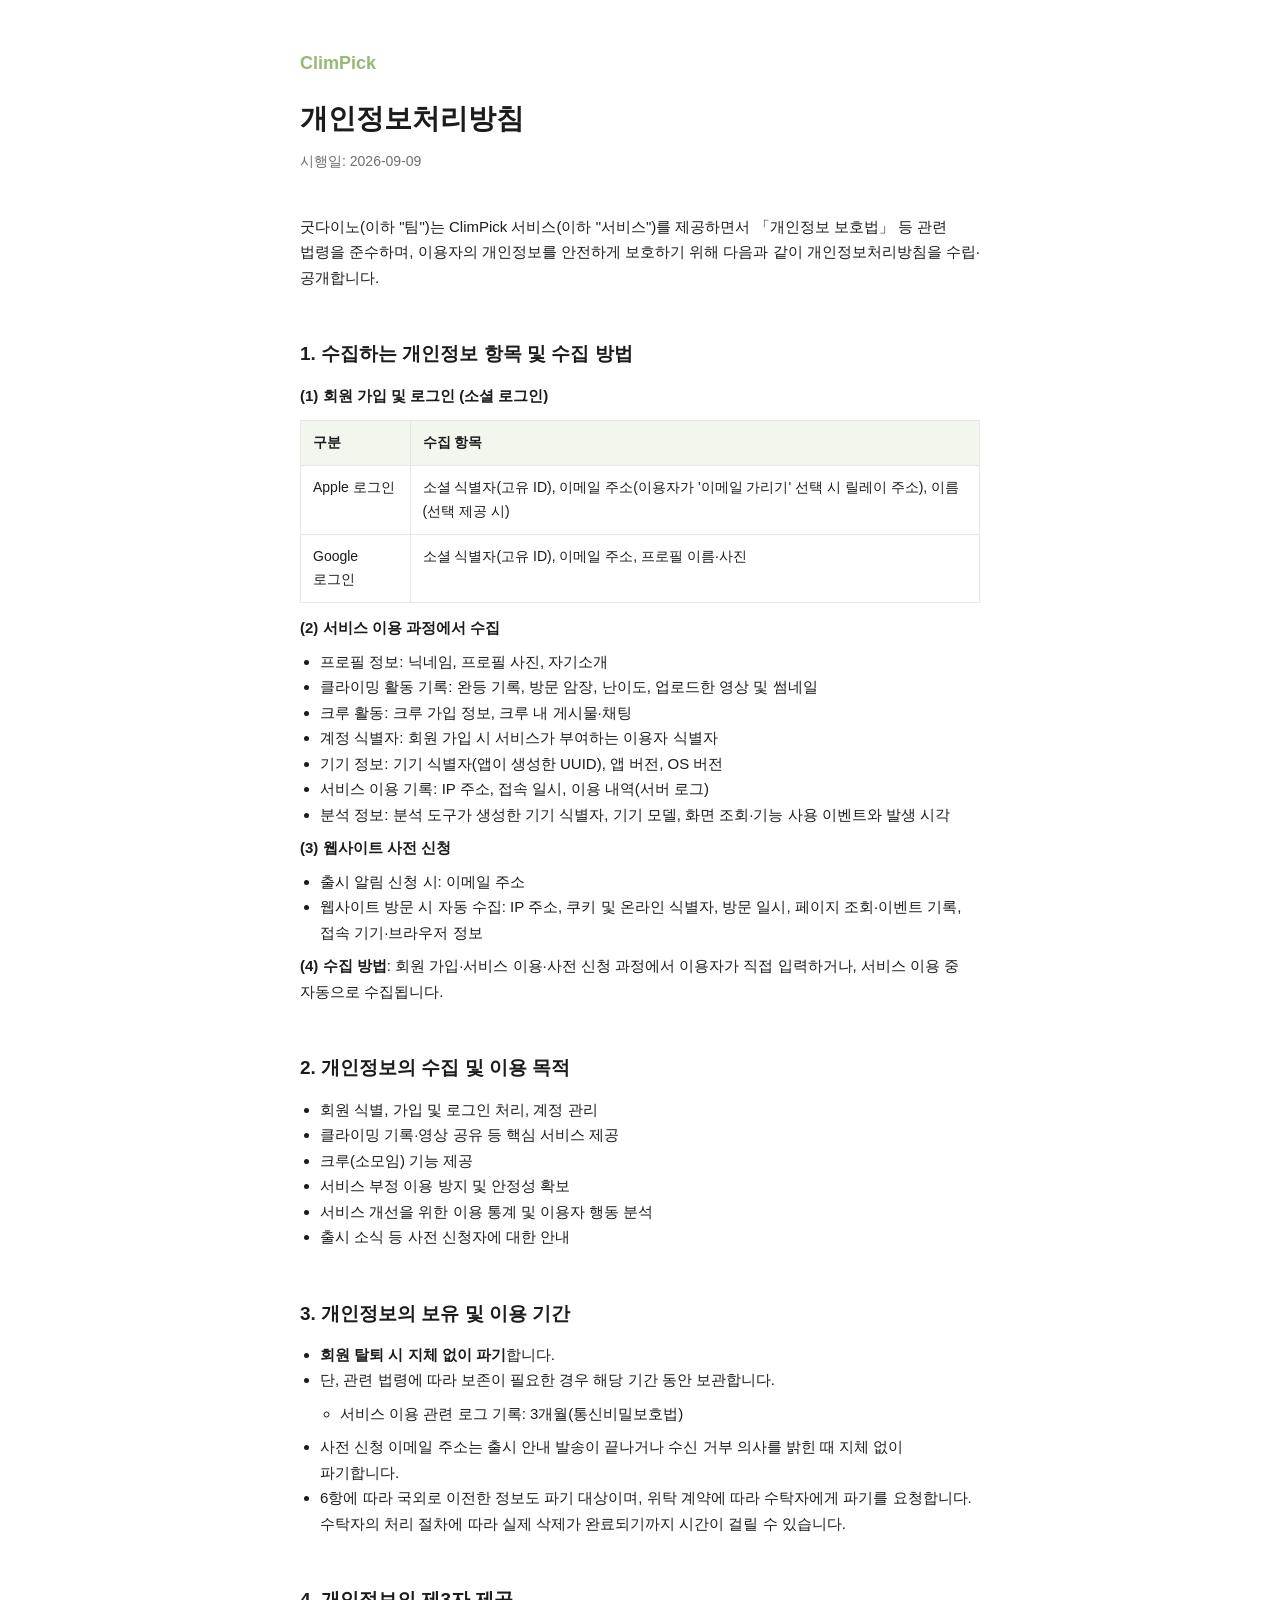
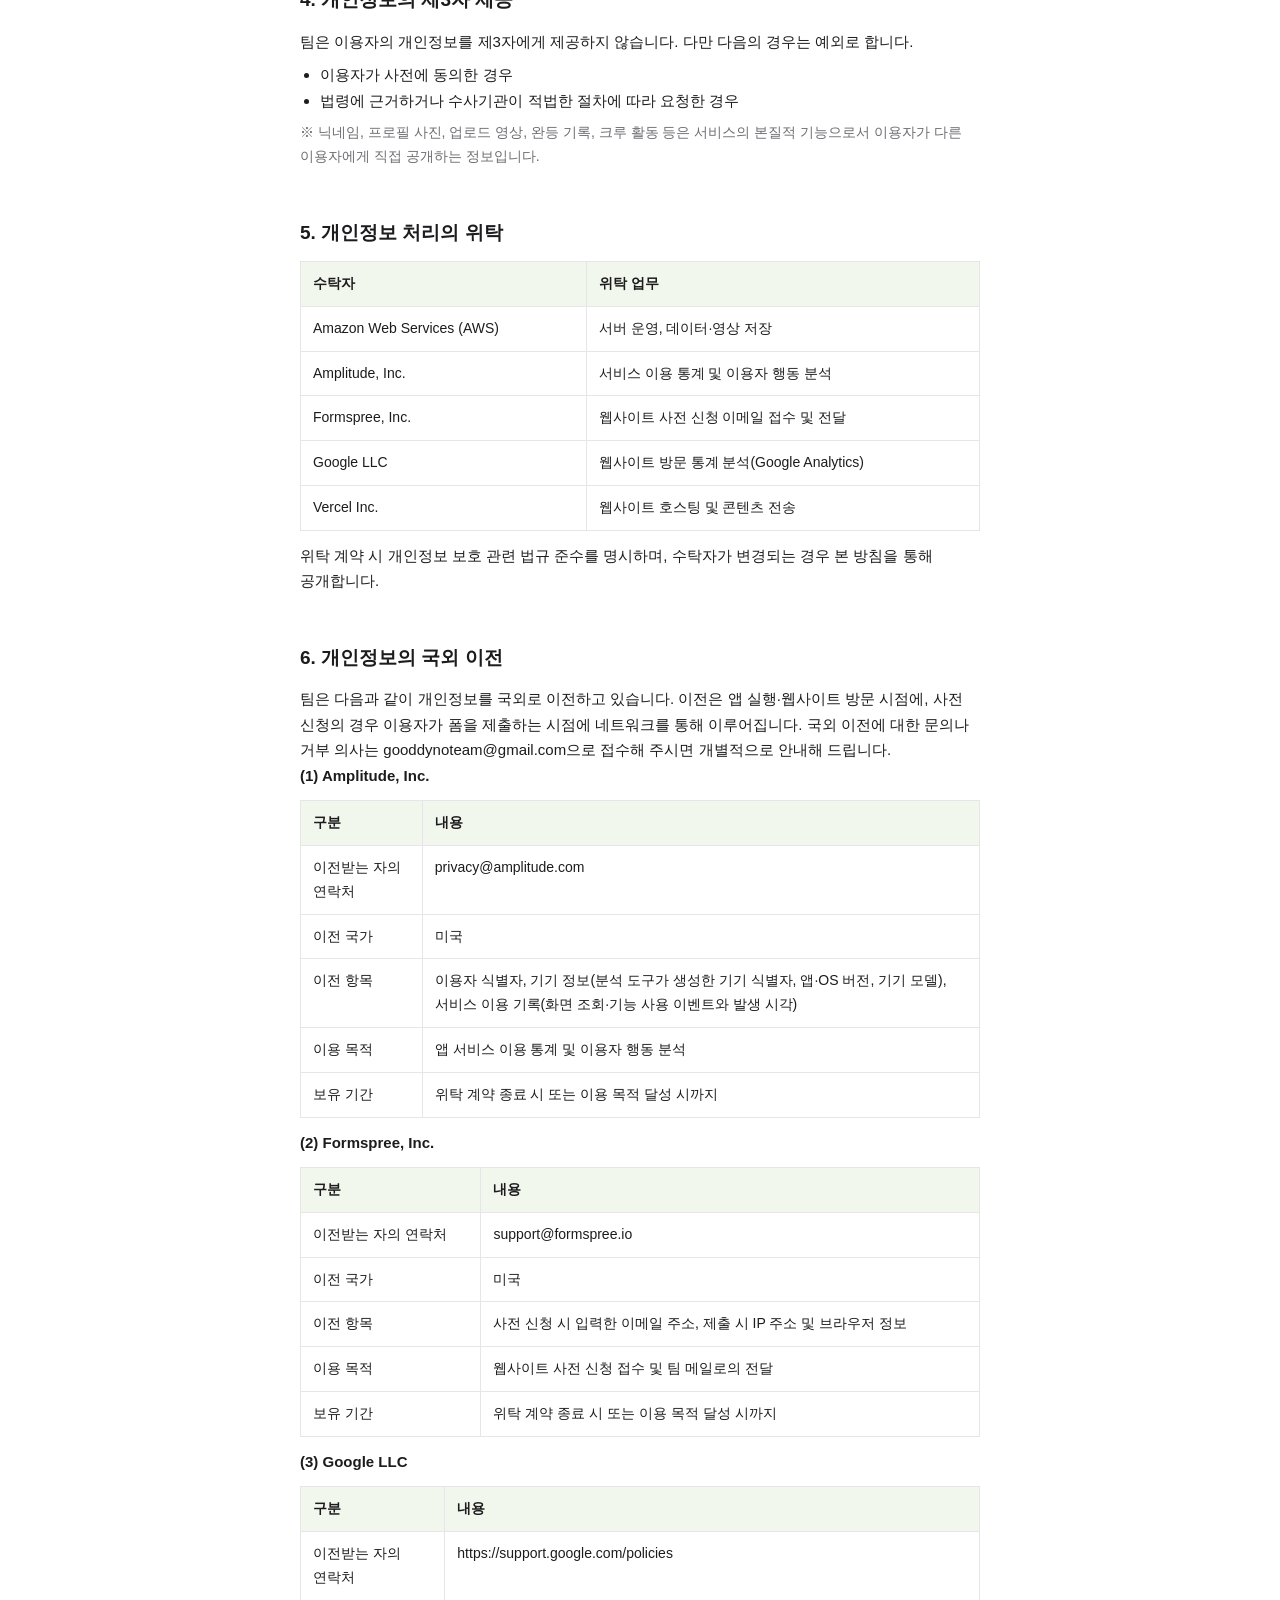
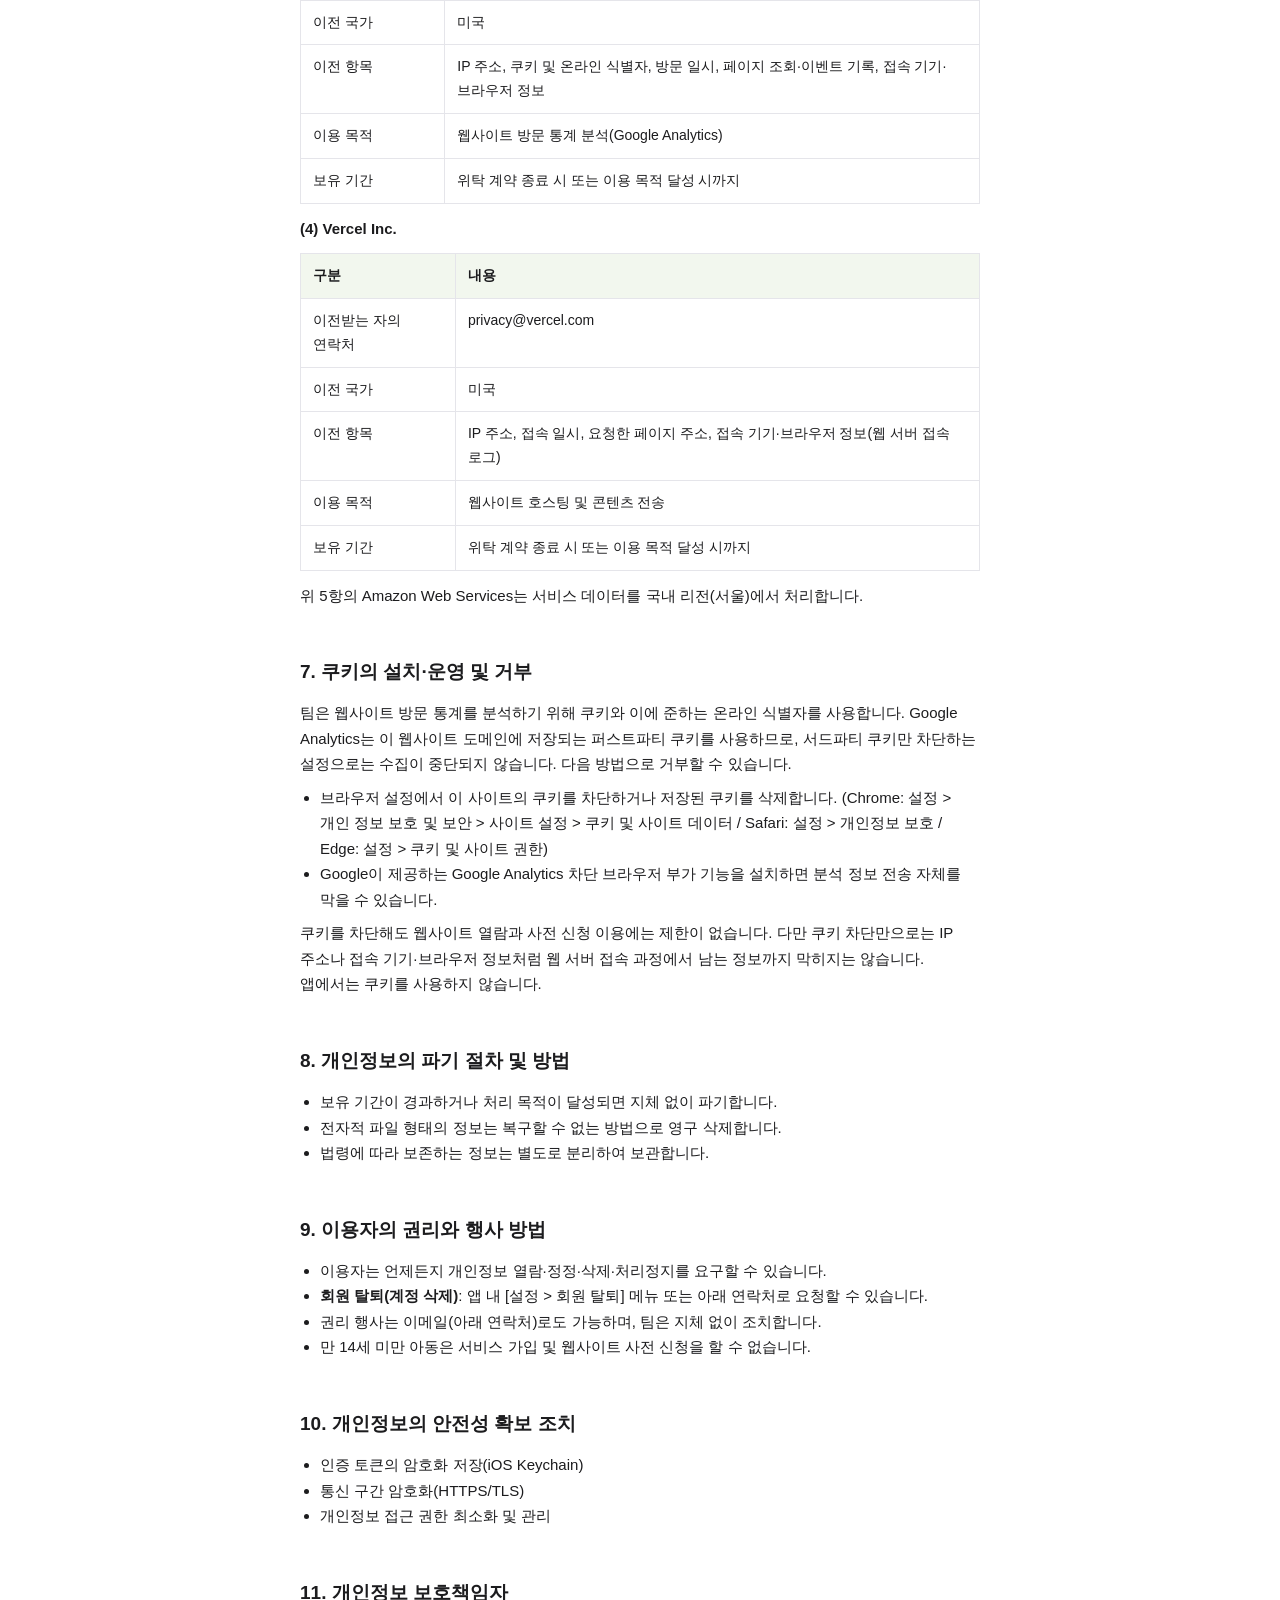
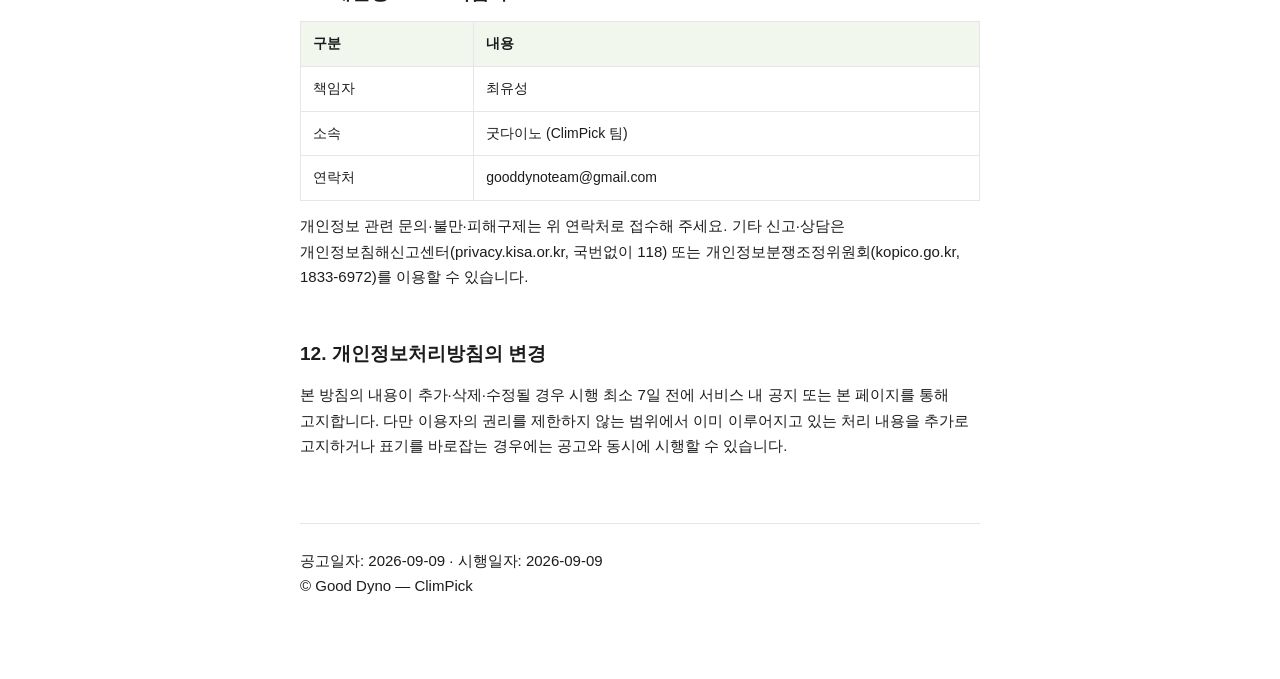
<file: public/privacy/index.html>
<!doctype html>
<html lang="ko">
  <head>
    <meta charset="UTF-8" />
    <meta name="viewport" content="width=device-width, initial-scale=1.0" />
    <title>개인정보처리방침 — ClimPick</title>
    <meta name="description" content="ClimPick 서비스의 개인정보처리방침입니다." />
    <link rel="icon" type="image/png" href="/favicon.png" />
    <link rel="apple-touch-icon" href="/apple-touch-icon.png" />
    <style>
      :root {
        --accent: #95bb72;
        --text: #1c1c1e;
        --secondary: #6e6e73;
        --border: #e5e5ea;
        --bg: #ffffff;
      }
      @media (prefers-color-scheme: dark) {
        :root {
          --text: #f2f2f7;
          --secondary: #98989e;
          --border: #3a3a3c;
          --bg: #1c1c1e;
        }
      }
      * { margin: 0; padding: 0; box-sizing: border-box; }
      body {
        font-family: -apple-system, BlinkMacSystemFont, 'Apple SD Gothic Neo', 'Pretendard', sans-serif;
        color: var(--text);
        background: var(--bg);
        line-height: 1.7;
        word-break: keep-all;
      }
      .container { max-width: 720px; margin: 0 auto; padding: 48px 20px 80px; }
      .brand { color: var(--accent); font-weight: 700; text-decoration: none; font-size: 18px; }
      h1 { font-size: 28px; margin: 16px 0 8px; }
      .updated { color: var(--secondary); font-size: 14px; margin-bottom: 40px; }
      h2 { font-size: 19px; margin: 40px 0 12px; padding-top: 8px; }
      p, li { font-size: 15px; color: var(--text); }
      ul { padding-left: 20px; margin: 8px 0; }
      table { width: 100%; border-collapse: collapse; margin: 12px 0; font-size: 14px; }
      th, td { border: 1px solid var(--border); padding: 10px 12px; text-align: left; vertical-align: top; }
      th { background: color-mix(in srgb, var(--accent) 12%, var(--bg)); font-weight: 600; }
      .note { color: var(--secondary); font-size: 14px; }
      footer { margin-top: 64px; padding-top: 24px; border-top: 1px solid var(--border); color: var(--secondary); font-size: 13px; }
    </style>
  </head>
  <body>
    <div class="container">
      <a class="brand" href="/">ClimPick</a>
      <h1>개인정보처리방침</h1>
      <p class="updated">시행일: 2026-09-09</p>

      <p>
        굿다이노(이하 "팀")는 ClimPick 서비스(이하 "서비스")를 제공하면서 「개인정보 보호법」 등
        관련 법령을 준수하며, 이용자의 개인정보를 안전하게 보호하기 위해 다음과 같이
        개인정보처리방침을 수립·공개합니다.
      </p>

      <h2>1. 수집하는 개인정보 항목 및 수집 방법</h2>
      <p><strong>(1) 회원 가입 및 로그인 (소셜 로그인)</strong></p>
      <table>
        <tr><th>구분</th><th>수집 항목</th></tr>
        <tr>
          <td>Apple 로그인</td>
          <td>소셜 식별자(고유 ID), 이메일 주소(이용자가 '이메일 가리기' 선택 시 릴레이 주소), 이름(선택 제공 시)</td>
        </tr>
        <tr>
          <td>Google 로그인</td>
          <td>소셜 식별자(고유 ID), 이메일 주소, 프로필 이름·사진</td>
        </tr>
      </table>
      <p><strong>(2) 서비스 이용 과정에서 수집</strong></p>
      <ul>
        <li>프로필 정보: 닉네임, 프로필 사진, 자기소개</li>
        <li>클라이밍 활동 기록: 완등 기록, 방문 암장, 난이도, 업로드한 영상 및 썸네일</li>
        <li>크루 활동: 크루 가입 정보, 크루 내 게시물·채팅</li>
        <li>계정 식별자: 회원 가입 시 서비스가 부여하는 이용자 식별자</li>
        <li>기기 정보: 기기 식별자(앱이 생성한 UUID), 앱 버전, OS 버전</li>
        <li>서비스 이용 기록: IP 주소, 접속 일시, 이용 내역(서버 로그)</li>
        <li>분석 정보: 분석 도구가 생성한 기기 식별자, 기기 모델, 화면 조회·기능 사용 이벤트와 발생 시각</li>
      </ul>
      <p><strong>(3) 웹사이트 사전 신청</strong></p>
      <ul>
        <li>출시 알림 신청 시: 이메일 주소</li>
        <li>웹사이트 방문 시 자동 수집: IP 주소, 쿠키 및 온라인 식별자, 방문 일시, 페이지 조회·이벤트 기록, 접속 기기·브라우저 정보</li>
      </ul>
      <p><strong>(4) 수집 방법</strong>: 회원 가입·서비스 이용·사전 신청 과정에서 이용자가 직접 입력하거나, 서비스 이용 중 자동으로 수집됩니다.</p>

      <h2>2. 개인정보의 수집 및 이용 목적</h2>
      <ul>
        <li>회원 식별, 가입 및 로그인 처리, 계정 관리</li>
        <li>클라이밍 기록·영상 공유 등 핵심 서비스 제공</li>
        <li>크루(소모임) 기능 제공</li>
        <li>서비스 부정 이용 방지 및 안정성 확보</li>
        <li>서비스 개선을 위한 이용 통계 및 이용자 행동 분석</li>
        <li>출시 소식 등 사전 신청자에 대한 안내</li>
      </ul>

      <h2>3. 개인정보의 보유 및 이용 기간</h2>
      <ul>
        <li><strong>회원 탈퇴 시 지체 없이 파기</strong>합니다.</li>
        <li>단, 관련 법령에 따라 보존이 필요한 경우 해당 기간 동안 보관합니다.
          <ul><li>서비스 이용 관련 로그 기록: 3개월(통신비밀보호법)</li></ul>
        </li>
        <li>사전 신청 이메일 주소는 출시 안내 발송이 끝나거나 수신 거부 의사를 밝힌 때 지체 없이 파기합니다.</li>
        <li>6항에 따라 국외로 이전한 정보도 파기 대상이며, 위탁 계약에 따라 수탁자에게 파기를 요청합니다. 수탁자의 처리 절차에 따라 실제 삭제가 완료되기까지 시간이 걸릴 수 있습니다.</li>
      </ul>

      <h2>4. 개인정보의 제3자 제공</h2>
      <p>팀은 이용자의 개인정보를 제3자에게 제공하지 않습니다. 다만 다음의 경우는 예외로 합니다.</p>
      <ul>
        <li>이용자가 사전에 동의한 경우</li>
        <li>법령에 근거하거나 수사기관이 적법한 절차에 따라 요청한 경우</li>
      </ul>
      <p class="note">
        ※ 닉네임, 프로필 사진, 업로드 영상, 완등 기록, 크루 활동 등은 서비스의 본질적 기능으로서
        이용자가 다른 이용자에게 직접 공개하는 정보입니다.
      </p>

      <h2>5. 개인정보 처리의 위탁</h2>
      <table>
        <tr><th>수탁자</th><th>위탁 업무</th></tr>
        <tr><td>Amazon Web Services (AWS)</td><td>서버 운영, 데이터·영상 저장</td></tr>
        <tr><td>Amplitude, Inc.</td><td>서비스 이용 통계 및 이용자 행동 분석</td></tr>
        <tr><td>Formspree, Inc.</td><td>웹사이트 사전 신청 이메일 접수 및 전달</td></tr>
        <tr><td>Google LLC</td><td>웹사이트 방문 통계 분석(Google Analytics)</td></tr>
        <tr><td>Vercel Inc.</td><td>웹사이트 호스팅 및 콘텐츠 전송</td></tr>
      </table>
      <p>위탁 계약 시 개인정보 보호 관련 법규 준수를 명시하며, 수탁자가 변경되는 경우 본 방침을 통해 공개합니다.</p>

      <h2>6. 개인정보의 국외 이전</h2>
      <p>
        팀은 다음과 같이 개인정보를 국외로 이전하고 있습니다. 이전은 앱 실행·웹사이트 방문
        시점에, 사전 신청의 경우 이용자가 폼을 제출하는 시점에 네트워크를 통해 이루어집니다. 국외 이전에 대한 문의나
        거부 의사는 gooddynoteam@gmail.com으로 접수해 주시면 개별적으로 안내해 드립니다.
      </p>
      <p><strong>(1) Amplitude, Inc.</strong></p>
      <table>
        <tr><th>구분</th><th>내용</th></tr>
        <tr><td>이전받는 자의 연락처</td><td>privacy@amplitude.com</td></tr>
        <tr><td>이전 국가</td><td>미국</td></tr>
        <tr><td>이전 항목</td><td>이용자 식별자, 기기 정보(분석 도구가 생성한 기기 식별자, 앱·OS 버전, 기기 모델), 서비스 이용 기록(화면 조회·기능 사용 이벤트와 발생 시각)</td></tr>
        <tr><td>이용 목적</td><td>앱 서비스 이용 통계 및 이용자 행동 분석</td></tr>
        <tr><td>보유 기간</td><td>위탁 계약 종료 시 또는 이용 목적 달성 시까지</td></tr>
      </table>
      <p><strong>(2) Formspree, Inc.</strong></p>
      <table>
        <tr><th>구분</th><th>내용</th></tr>
        <tr><td>이전받는 자의 연락처</td><td>support@formspree.io</td></tr>
        <tr><td>이전 국가</td><td>미국</td></tr>
        <tr><td>이전 항목</td><td>사전 신청 시 입력한 이메일 주소, 제출 시 IP 주소 및 브라우저 정보</td></tr>
        <tr><td>이용 목적</td><td>웹사이트 사전 신청 접수 및 팀 메일로의 전달</td></tr>
        <tr><td>보유 기간</td><td>위탁 계약 종료 시 또는 이용 목적 달성 시까지</td></tr>
      </table>
      <p><strong>(3) Google LLC</strong></p>
      <table>
        <tr><th>구분</th><th>내용</th></tr>
        <tr><td>이전받는 자의 연락처</td><td>https://support.google.com/policies</td></tr>
        <tr><td>이전 국가</td><td>미국</td></tr>
        <tr><td>이전 항목</td><td>IP 주소, 쿠키 및 온라인 식별자, 방문 일시, 페이지 조회·이벤트 기록, 접속 기기·브라우저 정보</td></tr>
        <tr><td>이용 목적</td><td>웹사이트 방문 통계 분석(Google Analytics)</td></tr>
        <tr><td>보유 기간</td><td>위탁 계약 종료 시 또는 이용 목적 달성 시까지</td></tr>
      </table>
      <p><strong>(4) Vercel Inc.</strong></p>
      <table>
        <tr><th>구분</th><th>내용</th></tr>
        <tr><td>이전받는 자의 연락처</td><td>privacy@vercel.com</td></tr>
        <tr><td>이전 국가</td><td>미국</td></tr>
        <tr><td>이전 항목</td><td>IP 주소, 접속 일시, 요청한 페이지 주소, 접속 기기·브라우저 정보(웹 서버 접속 로그)</td></tr>
        <tr><td>이용 목적</td><td>웹사이트 호스팅 및 콘텐츠 전송</td></tr>
        <tr><td>보유 기간</td><td>위탁 계약 종료 시 또는 이용 목적 달성 시까지</td></tr>
      </table>
      <p>
        위 5항의 Amazon Web Services는 서비스 데이터를 국내 리전(서울)에서 처리합니다.
      </p>

      <h2>7. 쿠키의 설치·운영 및 거부</h2>
      <p>
        팀은 웹사이트 방문 통계를 분석하기 위해 쿠키와 이에 준하는 온라인 식별자를 사용합니다.
        Google Analytics는 이 웹사이트 도메인에 저장되는 퍼스트파티 쿠키를 사용하므로,
        서드파티 쿠키만 차단하는 설정으로는 수집이 중단되지 않습니다. 다음 방법으로 거부할 수
        있습니다.
      </p>
      <ul>
        <li>브라우저 설정에서 이 사이트의 쿠키를 차단하거나 저장된 쿠키를 삭제합니다. (Chrome: 설정 &gt; 개인 정보 보호 및 보안 &gt; 사이트 설정 &gt; 쿠키 및 사이트 데이터 / Safari: 설정 &gt; 개인정보 보호 / Edge: 설정 &gt; 쿠키 및 사이트 권한)</li>
        <li>Google이 제공하는 Google Analytics 차단 브라우저 부가 기능을 설치하면 분석 정보 전송 자체를 막을 수 있습니다.</li>
      </ul>
      <p>
        쿠키를 차단해도 웹사이트 열람과 사전 신청 이용에는 제한이 없습니다. 다만 쿠키 차단만으로는
        IP 주소나 접속 기기·브라우저 정보처럼 웹 서버 접속 과정에서 남는 정보까지 막히지는
        않습니다. 앱에서는 쿠키를 사용하지 않습니다.
      </p>

      <h2>8. 개인정보의 파기 절차 및 방법</h2>
      <ul>
        <li>보유 기간이 경과하거나 처리 목적이 달성되면 지체 없이 파기합니다.</li>
        <li>전자적 파일 형태의 정보는 복구할 수 없는 방법으로 영구 삭제합니다.</li>
        <li>법령에 따라 보존하는 정보는 별도로 분리하여 보관합니다.</li>
      </ul>

      <h2>9. 이용자의 권리와 행사 방법</h2>
      <ul>
        <li>이용자는 언제든지 개인정보 열람·정정·삭제·처리정지를 요구할 수 있습니다.</li>
        <li><strong>회원 탈퇴(계정 삭제)</strong>: 앱 내 [설정 &gt; 회원 탈퇴] 메뉴 또는 아래 연락처로 요청할 수 있습니다.</li>
        <li>권리 행사는 이메일(아래 연락처)로도 가능하며, 팀은 지체 없이 조치합니다.</li>
        <li>만 14세 미만 아동은 서비스 가입 및 웹사이트 사전 신청을 할 수 없습니다.</li>
      </ul>

      <h2>10. 개인정보의 안전성 확보 조치</h2>
      <ul>
        <li>인증 토큰의 암호화 저장(iOS Keychain)</li>
        <li>통신 구간 암호화(HTTPS/TLS)</li>
        <li>개인정보 접근 권한 최소화 및 관리</li>
      </ul>

      <h2>11. 개인정보 보호책임자</h2>
      <table>
        <tr><th>구분</th><th>내용</th></tr>
        <tr><td>책임자</td><td>최유성</td></tr>
        <tr><td>소속</td><td>굿다이노 (ClimPick 팀)</td></tr>
        <tr><td>연락처</td><td>gooddynoteam@gmail.com</td></tr>
      </table>
      <p>
        개인정보 관련 문의·불만·피해구제는 위 연락처로 접수해 주세요. 기타 신고·상담은
        개인정보침해신고센터(privacy.kisa.or.kr, 국번없이 118) 또는
        개인정보분쟁조정위원회(kopico.go.kr, 1833-6972)를 이용할 수 있습니다.
      </p>

      <h2>12. 개인정보처리방침의 변경</h2>
      <p>
        본 방침의 내용이 추가·삭제·수정될 경우 시행 최소 7일 전에 서비스 내 공지 또는 본 페이지를
        통해 고지합니다. 다만 이용자의 권리를 제한하지 않는 범위에서 이미 이루어지고 있는 처리
        내용을 추가로 고지하거나 표기를 바로잡는 경우에는 공고와 동시에 시행할 수 있습니다.
      </p>

      <footer>
        <p>공고일자: 2026-09-09 · 시행일자: 2026-09-09</p>
        <p>© Good Dyno — ClimPick</p>
      </footer>
    </div>
  </body>
</html>
</file>
